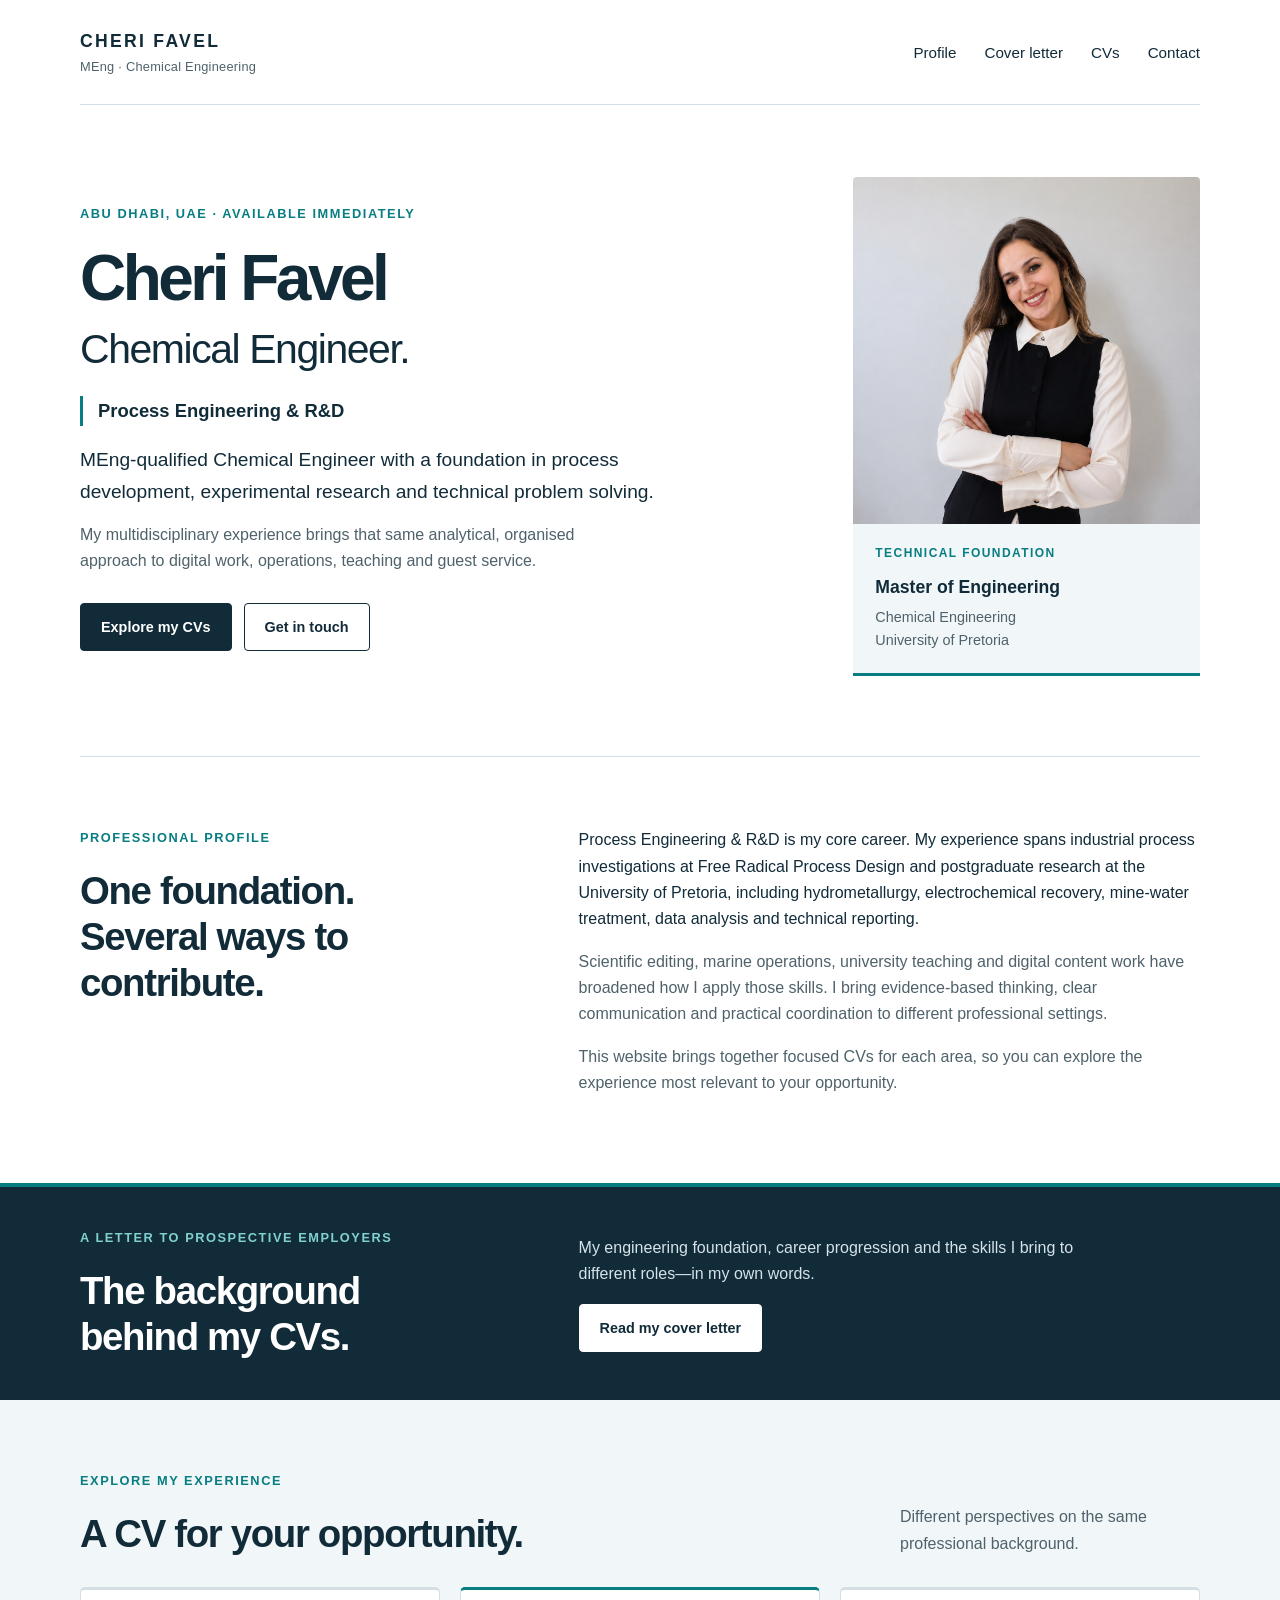
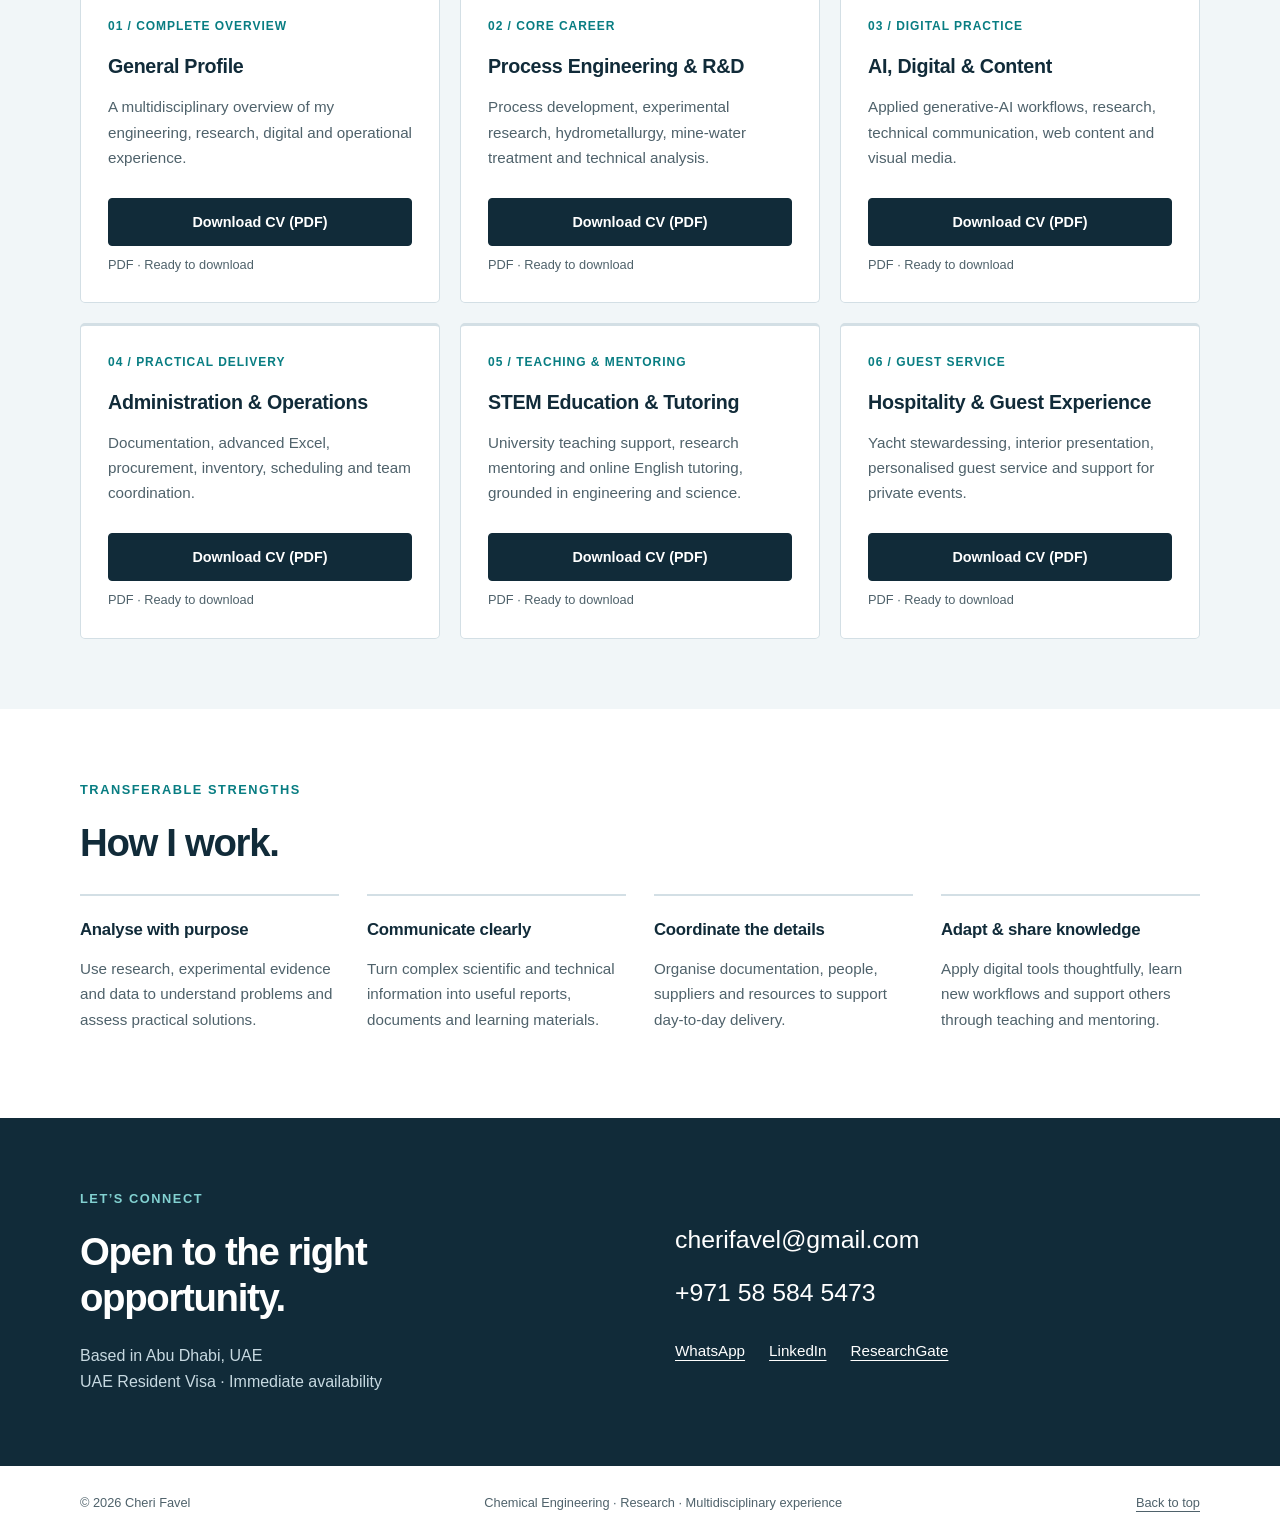
<file: index.html>
<!doctype html>
<html lang="en">
<head>
  <meta charset="utf-8"><meta name="viewport" content="width=device-width, initial-scale=1">
  <title>Cheri Favel | Chemical Engineer · Process & R&D</title>
  <meta name="description" content="Cheri Favel, MEng-qualified Chemical Engineer in Abu Dhabi. Process Engineering & R&D, with transferable experience across digital, operations, education and hospitality.">
  <meta name="theme-color" content="#112b39">
  <meta property="og:title" content="Cheri Favel | Chemical Engineer"><meta property="og:description" content="Process Engineering & R&D. One technical foundation, multidisciplinary experience. Abu Dhabi, UAE.">
  <link rel="icon" type="image/svg+xml" href="data:image/svg+xml,%3Csvg xmlns='http://www.w3.org/2000/svg' viewBox='0 0 40 40'%3E%3Crect width='40' height='40' rx='5' fill='%23112b39'/%3E%3Ctext x='5' y='27' font-family='Arial' font-size='22' fill='white'%3ECF%3C/text%3E%3C/svg%3E">
  <link rel="stylesheet" href="assets/styles.css"><script src="assets/cvs.js" defer></script>
<style>.letter-feature{background:#112b39;color:white;border-top:4px solid #087d82}.letter-feature-inner{padding:40px 0;display:grid;grid-template-columns:1fr 1.45fr;gap:70px;align-items:center}.letter-feature .eyebrow{color:#82d1d1}.letter-feature h2{margin:0;overflow-wrap:anywhere}.letter-feature p:not(.eyebrow){color:#d5e3e9;max-width:530px}.letter-feature .button{max-width:100%;text-align:center;background:white;color:#112b39;border-color:white}.header nav{flex-wrap:wrap}.social{flex-wrap:wrap}.contact-grid>div{min-width:0}.contact h2{overflow-wrap:anywhere}@media(max-width:600px){.letter-feature-inner{grid-template-columns:1fr;gap:22px;padding:32px 0}.header nav{gap:14px}}</style></head>
<body>
<a class="skip" href="#main">Skip to content</a>
<header class="wrap header"><a class="brand" href="#home">CHERI FAVEL<span>MEng · Chemical Engineering</span></a><nav aria-label="Main navigation"><a href="#profile">Profile</a><a href="#cover-letter">Cover letter</a><a href="#cvs">CVs</a><a href="#contact">Contact</a></nav></header>
<main id="main">
<section class="wrap hero" id="home">
 <div><p class="eyebrow">Abu Dhabi, UAE · Available immediately</p><h1>Cheri Favel<span>Chemical Engineer.</span></h1><p class="core">Process Engineering & R&D</p><p class="intro">MEng-qualified Chemical Engineer with a foundation in process development, experimental research and technical problem solving.</p><p class="hero-note">My multidisciplinary experience brings that same analytical, organised approach to digital work, operations, teaching and guest service.</p><div class="actions"><a class="button primary" href="#cvs">Explore my CVs</a><a class="button secondary" href="mailto:cherifavel@gmail.com">Get in touch</a></div></div>
 <aside class="hero-aside"><img src="assets/cheri-favel-portrait.png" alt="Cheri Favel" width="1254" height="1254"><div class="qualification"><span class="eyebrow">Technical foundation</span><strong>Master of Engineering</strong><span>Chemical Engineering<br>University of Pretoria</span></div></aside>
</section>
<section class="section wrap profile" id="profile"><div><p class="eyebrow">Professional profile</p><h2>One foundation.<br>Several ways to contribute.</h2></div><div class="prose"><p>Process Engineering & R&D is my core career. My experience spans industrial process investigations at Free Radical Process Design and postgraduate research at the University of Pretoria, including hydrometallurgy, electrochemical recovery, mine-water treatment, data analysis and technical reporting.</p><p>Scientific editing, marine operations, university teaching and digital content work have broadened how I apply those skills. I bring evidence-based thinking, clear communication and practical coordination to different professional settings.</p><p>This website brings together focused CVs for each area, so you can explore the experience most relevant to your opportunity.</p></div></section>
<section id="cover-letter" class="letter-feature"><div class="wrap letter-feature-inner"><div><p class="eyebrow">A letter to prospective employers</p><h2>The background<br>behind my CVs.</h2></div><div><p>My engineering foundation, career progression and the skills I bring to different roles—in my own words.</p><a class="button" href="cover-letter.html">Read my cover letter</a></div></div></section>
<section class="cv-section" id="cvs"><div class="wrap section"><div class="section-heading"><div><p class="eyebrow">Explore my experience</p><h2>A CV for your opportunity.</h2></div><p>Different perspectives on the same professional background.</p></div>
<div class="cards">
<article class="card" data-cv="general"><p class="card-label">01 / Complete overview</p><h3>General Profile</h3><p>A multidisciplinary overview of my engineering, research, digital and operational experience.</p><div class="download"><button class="button" disabled aria-describedby="general-status">Download CV (PDF)</button><span id="general-status" class="status">Final PDF pending</span></div></article>
<article class="card featured" data-cv="process"><p class="card-label">02 / Core career</p><h3>Process Engineering & R&D</h3><p>Process development, experimental research, hydrometallurgy, mine-water treatment and technical analysis.</p><div class="download"><button class="button" disabled aria-describedby="process-status">Download CV (PDF)</button><span id="process-status" class="status">Final PDF pending</span></div></article>
<article class="card" data-cv="digital"><p class="card-label">03 / Digital practice</p><h3>AI, Digital & Content</h3><p>Applied generative-AI workflows, research, technical communication, web content and visual media.</p><div class="download"><button class="button" disabled aria-describedby="digital-status">Download CV (PDF)</button><span id="digital-status" class="status">Final PDF pending</span></div></article>
<article class="card" data-cv="operations"><p class="card-label">04 / Practical delivery</p><h3>Administration & Operations</h3><p>Documentation, advanced Excel, procurement, inventory, scheduling and team coordination.</p><div class="download"><button class="button" disabled aria-describedby="operations-status">Download CV (PDF)</button><span id="operations-status" class="status">Final PDF pending</span></div></article>
<article class="card" data-cv="education"><p class="card-label">05 / Teaching & mentoring</p><h3>STEM Education & Tutoring</h3><p>University teaching support, research mentoring and online English tutoring, grounded in engineering and science.</p><div class="download"><button class="button" disabled aria-describedby="education-status">Download CV (PDF)</button><span id="education-status" class="status">Final PDF pending</span></div></article>
<article class="card" data-cv="hospitality"><p class="card-label">06 / Guest service</p><h3>Hospitality & Guest Experience</h3><p>Yacht stewardessing, interior presentation, personalised guest service and support for private events.</p><div class="download"><button class="button" disabled aria-describedby="hospitality-status">Download CV (PDF)</button><span id="hospitality-status" class="status">Final PDF pending</span></div></article>
</div><p class="pending-note">CV downloads are being prepared. Please <a href="mailto:cherifavel@gmail.com">contact me</a> for the profile most relevant to your opportunity.</p></div></section>
<section class="section wrap" id="strengths"><p class="eyebrow">Transferable strengths</p><h2>How I work.</h2><div class="strengths"><article><h3>Analyse with purpose</h3><p>Use research, experimental evidence and data to understand problems and assess practical solutions.</p></article><article><h3>Communicate clearly</h3><p>Turn complex scientific and technical information into useful reports, documents and learning materials.</p></article><article><h3>Coordinate the details</h3><p>Organise documentation, people, suppliers and resources to support day-to-day delivery.</p></article><article><h3>Adapt & share knowledge</h3><p>Apply digital tools thoughtfully, learn new workflows and support others through teaching and mentoring.</p></article></div></section>
<section class="contact" id="contact"><div class="wrap section contact-grid"><div><p class="eyebrow">Let’s connect</p><h2>Open to the right<br>opportunity.</h2><p>Based in Abu Dhabi, UAE<br>UAE Resident Visa · Immediate availability</p></div><div class="contact-links"><a href="mailto:cherifavel@gmail.com">cherifavel@gmail.com</a><a href="tel:+971585845473">+971 58 584 5473</a><div class="social"><a href="https://wa.me/971585845473">WhatsApp</a><a href="https://www.linkedin.com/in/cheri-favel">LinkedIn</a><a href="https://www.researchgate.net/profile/Cheri-Favel">ResearchGate</a></div></div></div></section>
</main><footer class="wrap footer"><span>© 2026 Cheri Favel</span><span>Chemical Engineering · Research · Multidisciplinary experience</span><a href="#home">Back to top</a></footer>
</body></html>
</file>
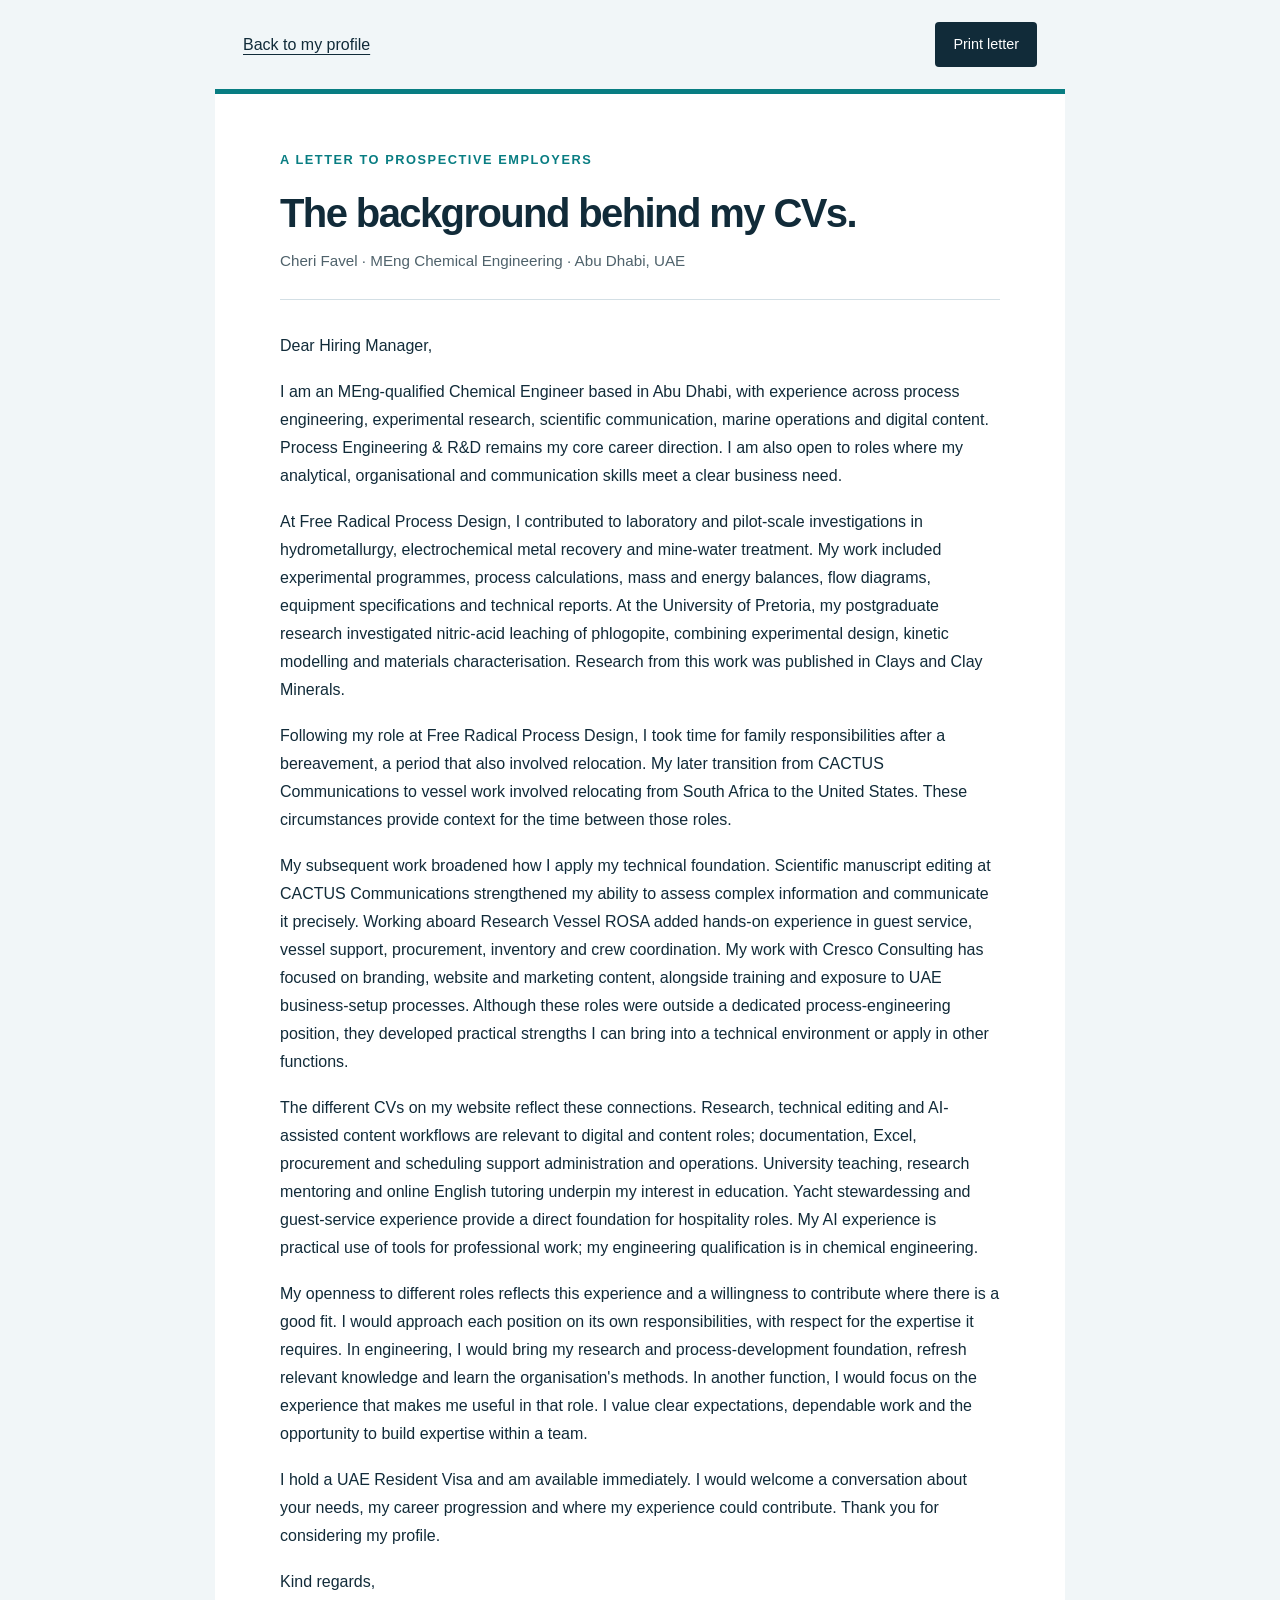
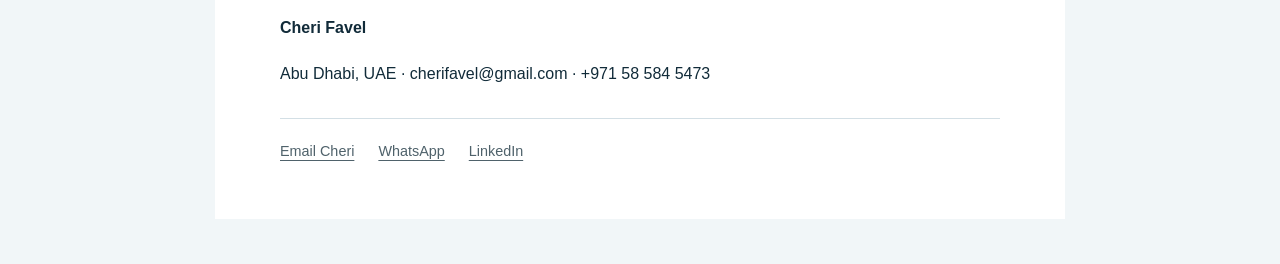
<file: cover-letter.html>
<!doctype html><html lang="en"><head><meta charset="utf-8"><meta name="viewport" content="width=device-width,initial-scale=1"><title>A letter to prospective employers | Cheri Favel</title><meta name="description" content="Cheri Favel explains her chemical engineering foundation, multidisciplinary career and the capabilities she brings to different professional roles."><link rel="icon" type="image/svg+xml" href="data:image/svg+xml,%3Csvg xmlns='http://www.w3.org/2000/svg' viewBox='0 0 40 40'%3E%3Crect width='40' height='40' rx='5' fill='%23112b39'/%3E%3Ctext x='5' y='27' font-family='Arial' font-size='22' fill='white'%3ECF%3C/text%3E%3C/svg%3E"><style>
:root{font:16px/1.75 Arial,Helvetica,sans-serif;color:#112b39;background:#f1f6f8}*{box-sizing:border-box}body{margin:0;overflow-wrap:anywhere}a{color:inherit;text-underline-offset:4px}a:focus-visible,button:focus-visible{outline:3px solid #d68d15;outline-offset:4px}.toolbar{max-width:850px;margin:auto;padding:22px 28px;display:flex;justify-content:space-between;gap:20px;align-items:center}.toolbar button{font:inherit;font-size:.9rem;background:#112b39;color:white;border:0;border-radius:4px;padding:10px 18px;cursor:pointer}.letter{max-width:850px;margin:0 auto 45px;padding:55px 65px;background:white;border-top:5px solid #087d82}.eyebrow{font-size:.8rem;letter-spacing:.12em;text-transform:uppercase;color:#087d82;font-weight:700;margin:0 0 18px}h1{font-size:2.5rem;line-height:1.15;letter-spacing:-.04em;margin:0 0 12px}.sub{color:#4f626b;font-size:.95rem;margin:0 0 32px;padding-bottom:25px;border-bottom:1px solid #d3dfe5}.body p{margin:0 0 18px}.body p:nth-last-child(2){font-weight:700}.contact{border-top:1px solid #d3dfe5;margin-top:30px;padding-top:20px;font-size:.9rem;color:#4f626b;display:flex;flex-wrap:wrap;gap:10px 24px}@media(max-width:600px){.toolbar{padding:18px}.letter{padding:32px 22px;margin:0 12px 25px}h1{font-size:2rem}.toolbar button{padding:9px 12px}}@media print{:root{background:white;font-size:10.5pt;line-height:1.5}.toolbar{display:none}.letter{margin:0;max-width:none;padding:0;border:0}h1{font-size:23pt}.sub{margin-bottom:20px}.body p{margin-bottom:12px;orphans:3;widows:3}.contact{display:none}@page{size:A4;margin:18mm}}
</style></head><body><nav class="toolbar" aria-label="Letter navigation"><a href="index.html#cover-letter">Back to my profile</a><button onclick="window.print()">Print letter</button></nav><main class="letter"><p class="eyebrow">A letter to prospective employers</p><h1>The background behind my CVs.</h1><p class="sub">Cheri Favel · MEng Chemical Engineering · Abu Dhabi, UAE</p><div class="body"><p>Dear Hiring Manager,</p>
<p>I am an MEng-qualified Chemical Engineer based in Abu Dhabi, with experience across process engineering, experimental research, scientific communication, marine operations and digital content. Process Engineering &amp; R&amp;D remains my core career direction. I am also open to roles where my analytical, organisational and communication skills meet a clear business need.</p>
<p>At Free Radical Process Design, I contributed to laboratory and pilot-scale investigations in hydrometallurgy, electrochemical metal recovery and mine-water treatment. My work included experimental programmes, process calculations, mass and energy balances, flow diagrams, equipment specifications and technical reports. At the University of Pretoria, my postgraduate research investigated nitric-acid leaching of phlogopite, combining experimental design, kinetic modelling and materials characterisation. Research from this work was published in Clays and Clay Minerals.</p>
<p>Following my role at Free Radical Process Design, I took time for family responsibilities after a bereavement, a period that also involved relocation. My later transition from CACTUS Communications to vessel work involved relocating from South Africa to the United States. These circumstances provide context for the time between those roles.</p>
<p>My subsequent work broadened how I apply my technical foundation. Scientific manuscript editing at CACTUS Communications strengthened my ability to assess complex information and communicate it precisely. Working aboard Research Vessel ROSA added hands-on experience in guest service, vessel support, procurement, inventory and crew coordination. My work with Cresco Consulting has focused on branding, website and marketing content, alongside training and exposure to UAE business-setup processes. Although these roles were outside a dedicated process-engineering position, they developed practical strengths I can bring into a technical environment or apply in other functions.</p>
<p>The different CVs on my website reflect these connections. Research, technical editing and AI-assisted content workflows are relevant to digital and content roles; documentation, Excel, procurement and scheduling support administration and operations. University teaching, research mentoring and online English tutoring underpin my interest in education. Yacht stewardessing and guest-service experience provide a direct foundation for hospitality roles. My AI experience is practical use of tools for professional work; my engineering qualification is in chemical engineering.</p>
<p>My openness to different roles reflects this experience and a willingness to contribute where there is a good fit. I would approach each position on its own responsibilities, with respect for the expertise it requires. In engineering, I would bring my research and process-development foundation, refresh relevant knowledge and learn the organisation's methods. In another function, I would focus on the experience that makes me useful in that role. I value clear expectations, dependable work and the opportunity to build expertise within a team.</p>
<p>I hold a UAE Resident Visa and am available immediately. I would welcome a conversation about your needs, my career progression and where my experience could contribute. Thank you for considering my profile.</p>
<p>Kind regards,</p>
<p>Cheri Favel</p>
<p>Abu Dhabi, UAE · cherifavel@gmail.com · +971 58 584 5473</p></div><div class="contact"><a href="mailto:cherifavel@gmail.com">Email Cheri</a><a href="https://wa.me/971585845473">WhatsApp</a><a href="https://www.linkedin.com/in/cheri-favel">LinkedIn</a></div></main></body></html>
</file>
<file: assets/styles.css>
:root{--ink:#112b39;--muted:#4f626b;--accent:#087d82;--light:#f1f6f8;--line:#d3dfe5;font-family:Arial,Helvetica,sans-serif;color:var(--ink);font-size:16px;line-height:1.65;scroll-behavior:smooth}*{box-sizing:border-box}body{margin:0;background:#fff}a{color:inherit;text-underline-offset:4px}a:focus-visible,button:focus-visible{outline:3px solid #d68d15;outline-offset:5px}button,a{-webkit-tap-highlight-color:transparent}.wrap{width:min(1120px,calc(100% - 64px));margin:auto}.skip{position:absolute;top:-100px;background:#fff;padding:12px;z-index:5}.skip:focus{top:0}.header{display:flex;justify-content:space-between;align-items:center;padding:27px 0;border-bottom:1px solid var(--line);gap:24px}.brand{font-weight:700;letter-spacing:.13em;text-decoration:none;font-size:1.1rem}.brand span{display:block;font-size:.8rem;letter-spacing:.02em;font-weight:400;color:var(--muted)}nav{display:flex;gap:28px}nav a{text-decoration:none;font-size:.95rem}nav a:hover{color:var(--accent)}.hero{display:grid;grid-template-columns:1.6fr .8fr;align-items:center;gap:80px;padding:72px 0 80px}.eyebrow,.card-label{font-size:.8rem;text-transform:uppercase;letter-spacing:.12em;font-weight:700;color:var(--accent);margin:0 0 20px}h1{font-size:clamp(2.8rem,5vw,4.7rem);line-height:1.08;letter-spacing:-.055em;margin:0 0 25px}h1 span{display:block;font-size:.64em;letter-spacing:-.035em;font-weight:400;margin-top:14px}.core{display:inline-block;border-left:3px solid var(--accent);padding-left:15px;font-size:1.15rem;font-weight:700;margin:0 0 18px}.intro{font-size:1.2rem;line-height:1.65;max-width:600px;margin:0 0 14px}.hero-note{color:var(--muted);max-width:550px;margin:0 0 28px}.actions{display:flex;gap:12px;flex-wrap:wrap}.button{display:inline-flex;align-items:center;justify-content:center;font:inherit;font-size:.9rem;font-weight:700;line-height:1.4;padding:13px 20px;border-radius:4px;text-decoration:none;border:1px solid var(--ink);min-height:48px}.primary{background:var(--ink);color:#fff}.secondary{background:white}.button:hover:not(:disabled){background:var(--accent);border-color:var(--accent);color:white}.hero-aside{border-bottom:3px solid var(--accent)}.hero-aside img{display:block;width:100%;height:auto;aspect-ratio:1;object-fit:cover;border-radius:4px 4px 0 0}.qualification{padding:20px 22px;background:var(--light)}.qualification .eyebrow{font-size:.75rem;margin-bottom:9px;display:block}.qualification strong{display:block;font-size:1.1rem}.qualification>span:last-child{font-size:.9rem;color:var(--muted);display:block;margin-top:4px}.section{padding:70px 0}h2{font-size:clamp(1.9rem,3vw,2.65rem);line-height:1.2;letter-spacing:-.035em;margin:0 0 28px}h3{font-size:1.23rem;line-height:1.35;margin:0 0 15px;letter-spacing:-.015em}p{margin:0 0 16px}.profile{border-top:1px solid var(--line);display:grid;grid-template-columns:1fr 1.45fr;gap:70px}.prose p{color:var(--muted)}.prose p:first-child{color:var(--ink)}.cv-section{background:var(--light)}.section-heading{display:flex;justify-content:space-between;gap:40px;align-items:end;margin-bottom:30px}.section-heading h2{margin-bottom:0}.section-heading>p{max-width:300px;color:var(--muted);margin:0}.cards{display:grid;grid-template-columns:repeat(3,1fr);gap:20px}.card{padding:27px;background:white;border:1px solid var(--line);border-top:3px solid var(--line);border-radius:5px;display:flex;flex-direction:column}.card.featured{border-top-color:var(--accent)}.card-label{font-size:.75rem;letter-spacing:.08em;margin-bottom:16px}.card>p:not(.card-label){color:var(--muted);font-size:.95rem}.download{margin-top:auto;padding-top:12px}.download .button{width:100%;padding:12px}.button:disabled{background:#edf1f4;border-color:#c3d0d8;color:#52616a;cursor:not-allowed}.status{display:block;margin-top:8px;font-size:.8rem;color:var(--muted)}.pending-note{font-size:.9rem;color:var(--muted);margin:24px 0 0}.strengths{display:grid;grid-template-columns:repeat(4,1fr);gap:28px}.strengths article{border-top:2px solid var(--line);padding-top:23px}.strengths h3{font-size:1.05rem}.strengths p{color:var(--muted);font-size:.95rem}.contact{background:var(--ink);color:white}.contact .eyebrow{color:#82d1d1}.contact-grid{display:grid;grid-template-columns:1fr 1fr;gap:70px;align-items:center}.contact h2{margin-bottom:22px}.contact p:last-child{color:#c7d9e1;margin:0}.contact-links{display:flex;flex-direction:column;align-items:flex-start;gap:12px}.contact-links>a{font-size:clamp(1.1rem,2.1vw,1.55rem);text-decoration:none;overflow-wrap:anywhere}.contact-links a:hover{text-decoration:underline}.social{display:flex;gap:24px;font-size:.95rem;margin-top:12px}.footer{display:flex;justify-content:space-between;gap:25px;padding:26px 0;color:var(--muted);font-size:.8rem}.footer span:nth-child(2){max-width:450px}section{scroll-margin-top:25px}@media(max-width:900px){.hero{gap:40px}.cards{grid-template-columns:repeat(2,1fr)}.strengths{grid-template-columns:repeat(2,1fr)}.profile{gap:35px}.contact-grid{gap:30px}.section-heading{align-items:start;flex-direction:column;gap:18px}}@media(max-width:600px){.wrap{width:calc(100% - 36px)}.header{align-items:start;flex-direction:column;gap:15px;padding:20px 0}nav{gap:25px}.hero{grid-template-columns:1fr;gap:30px;padding:40px 0}.hero-aside{display:grid;grid-template-columns:110px 1fr}.hero-aside img{border-radius:4px 0 0 0;height:100%;aspect-ratio:auto}.qualification{padding:14px}.qualification .eyebrow{font-size:.7rem;margin-bottom:6px}.qualification strong{font-size:1rem}.section{padding:45px 0}.profile,.contact-grid{grid-template-columns:1fr;gap:18px}.cards{grid-template-columns:1fr;gap:15px}.card{padding:23px}.strengths{gap:20px;grid-template-columns:1fr}.footer{flex-direction:column;gap:8px}.hero .eyebrow{font-size:.75rem}.contact-links{gap:9px}.actions .button{flex:1}.hero-aside .qualification>span:last-child{font-size:.85rem}}@media(prefers-reduced-motion:reduce){:root{scroll-behavior:auto}}
</file>
